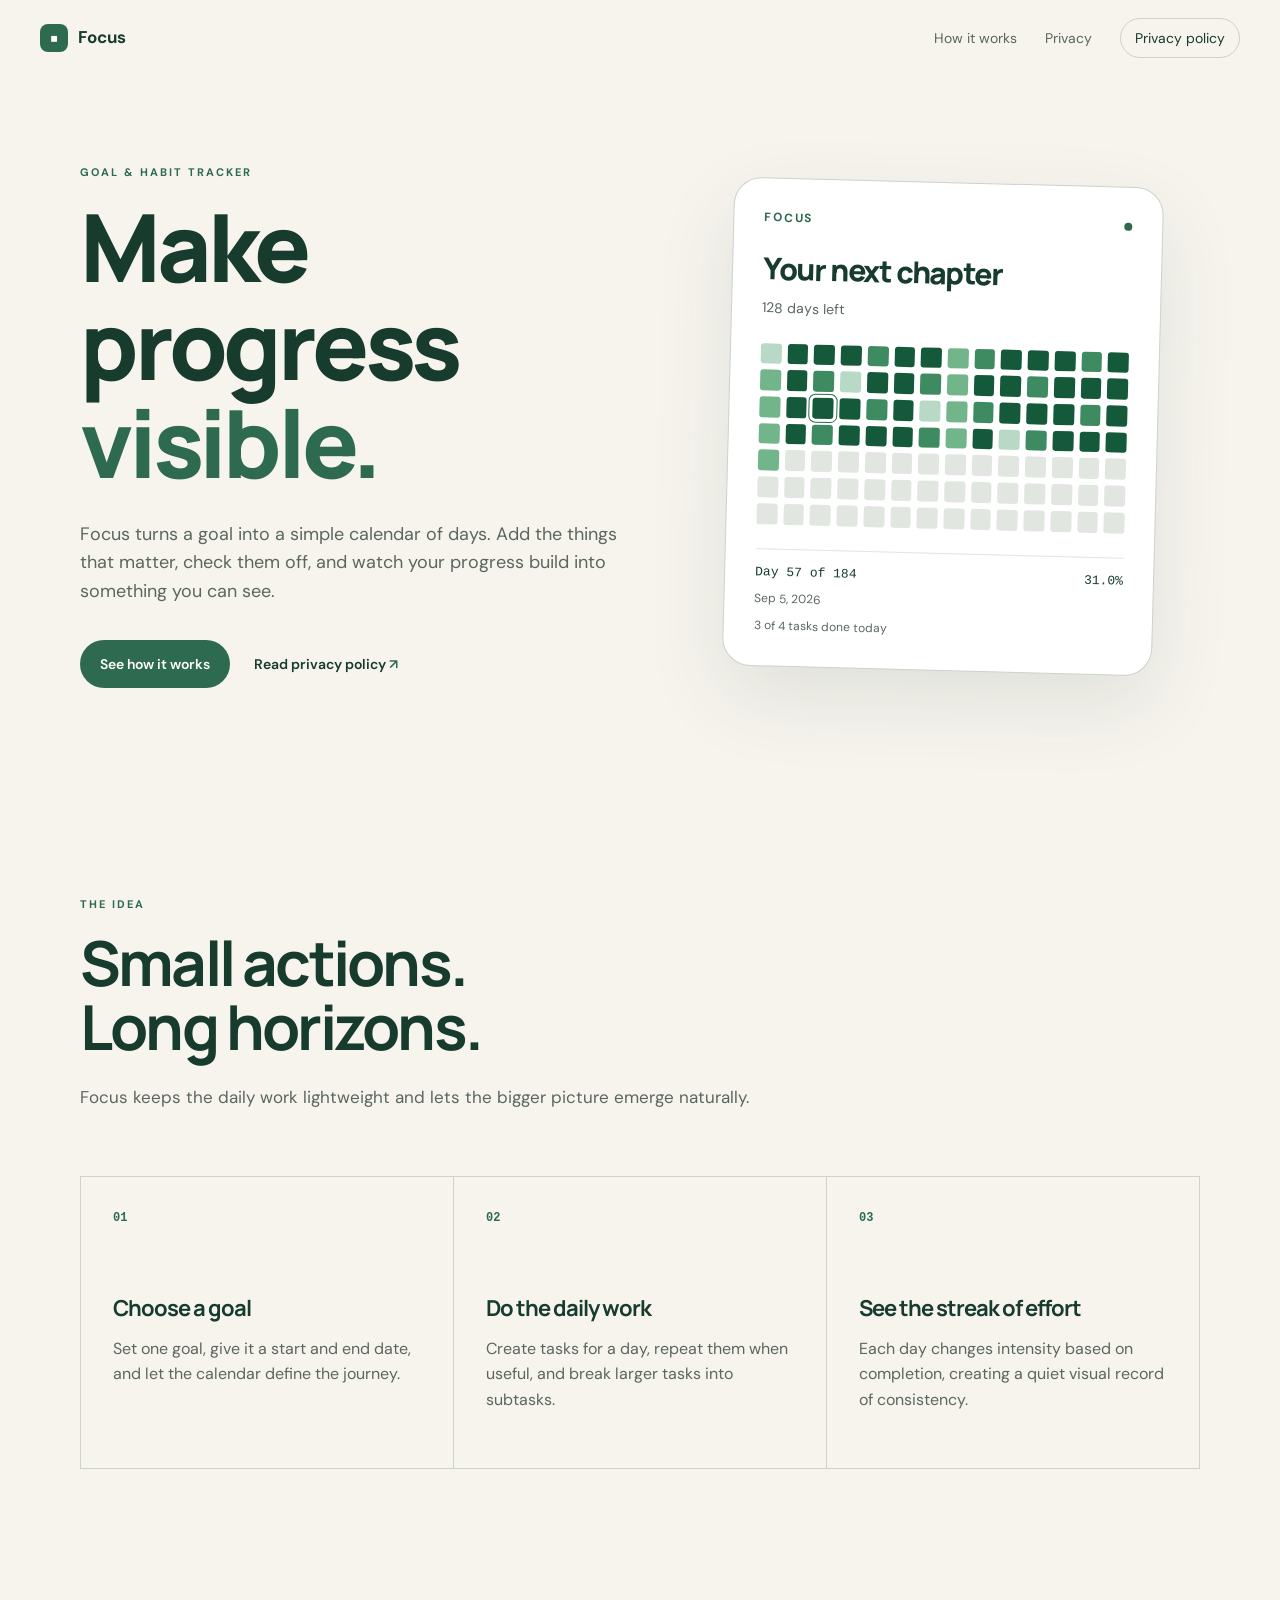
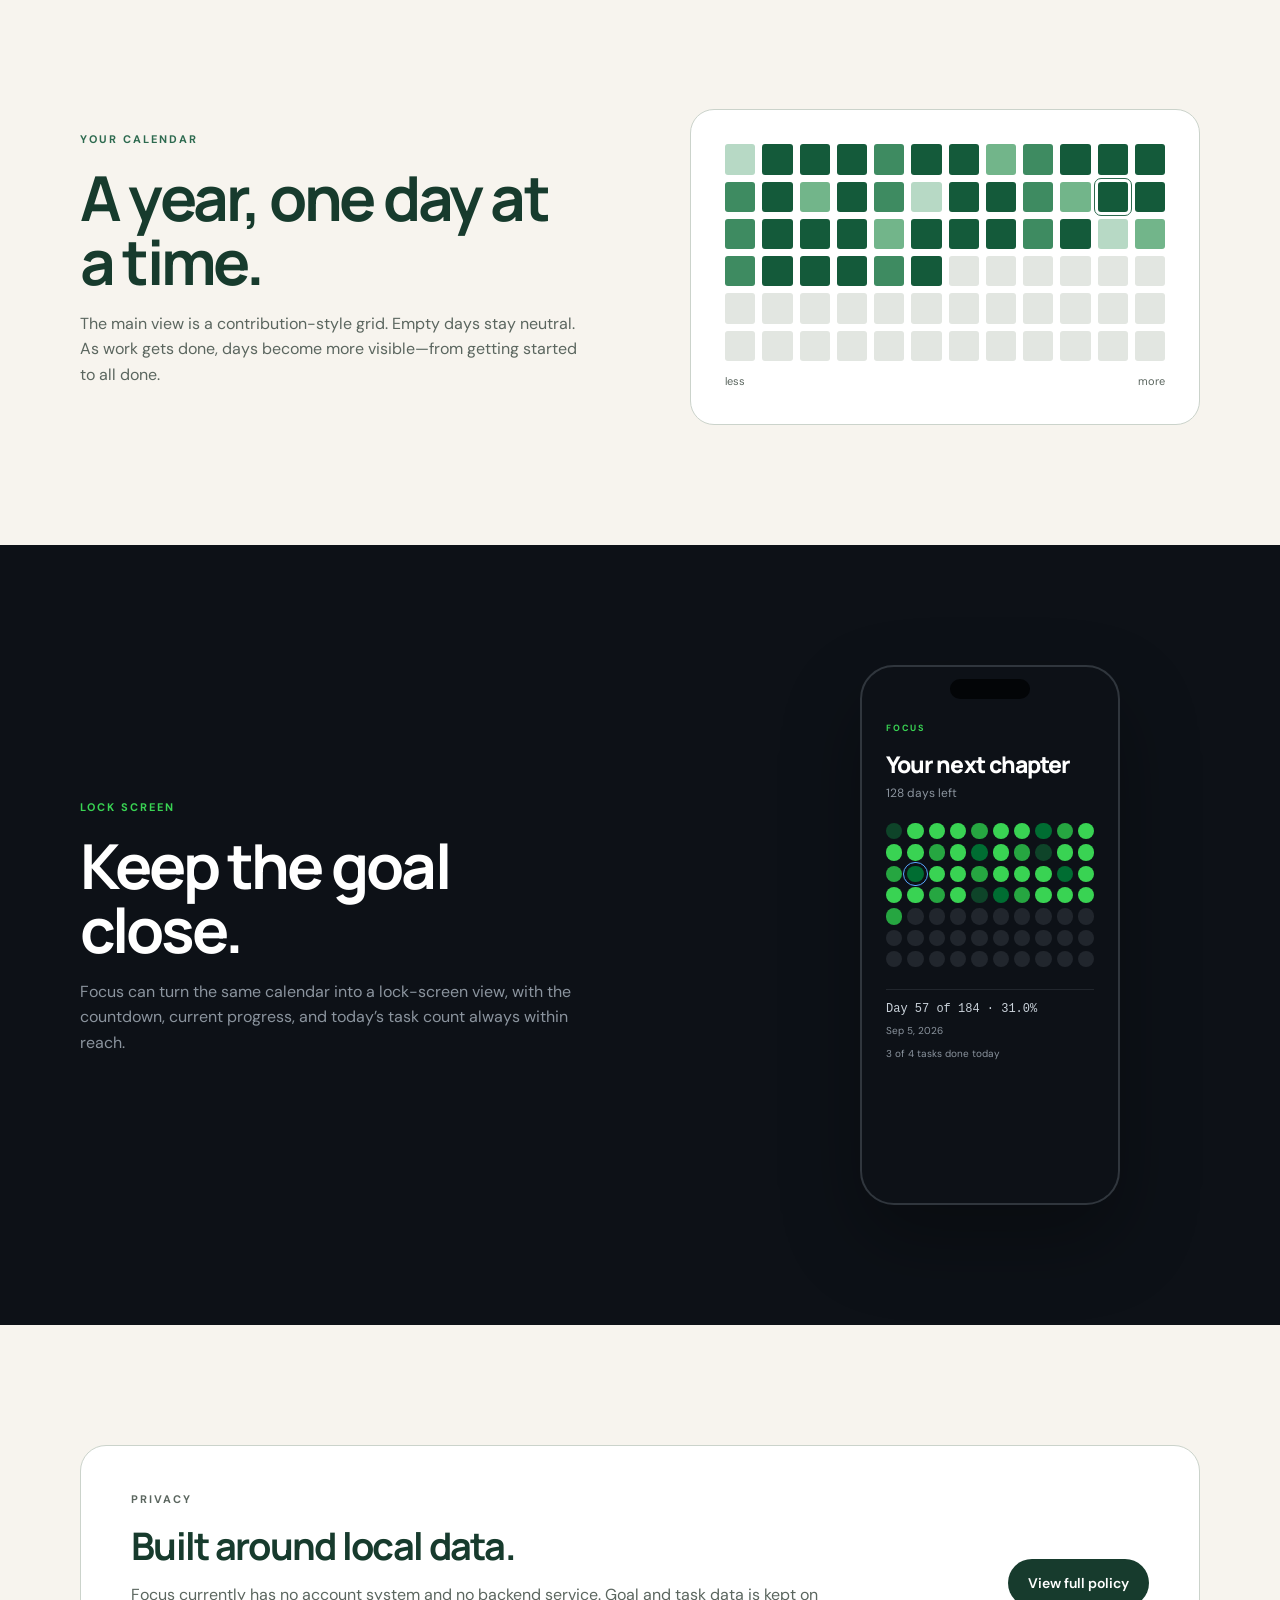
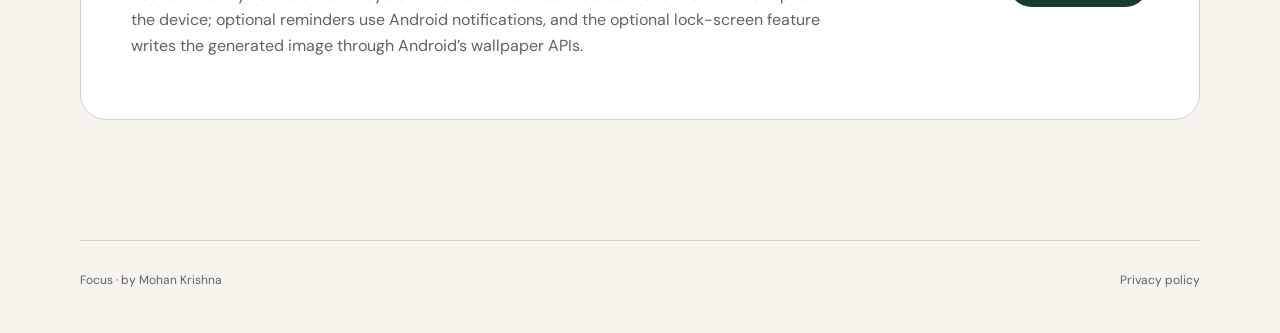
<file: docs/index.html>
<!doctype html>
<html lang="en">
<head>
  <meta charset="utf-8">
  <meta name="viewport" content="width=device-width,initial-scale=1">
  <meta name="description" content="Focus is a quiet, local-first goal and habit tracker for seeing your progress one day at a time.">
  <meta name="theme-color" content="#F7F4EE">
  <title>Focus — Goal &amp; Habit Tracker</title>
  <link rel="icon" href="./assets/focus.svg" type="image/svg+xml">
  <link rel="preconnect" href="https://fonts.googleapis.com">
  <link rel="preconnect" href="https://fonts.gstatic.com" crossorigin>
  <link href="https://fonts.googleapis.com/css2?family=DM+Sans:wght@400;500;600;700&family=Manrope:wght@700;800&display=swap" rel="stylesheet">
  <link rel="stylesheet" href="./styles.css">
</head>
<body>
  <header class="site-header">
    <a class="brand" href="./" aria-label="Focus home">
      <span class="brand-mark" aria-hidden="true">◼</span>
      <span>Focus</span>
    </a>
    <nav>
      <a href="#how">How it works</a>
      <a href="#privacy">Privacy</a>
      <a class="nav-pill" href="./privacy-policy.html">Privacy policy</a>
    </nav>
  </header>

  <main>
    <section class="hero shell">
      <div class="hero-copy">
        <p class="eyebrow">GOAL &amp; HABIT TRACKER</p>
        <h1>Make progress<br><em>visible.</em></h1>
        <p class="hero-text">Focus turns a goal into a simple calendar of days. Add the things that matter, check them off, and watch your progress build into something you can see.</p>
        <div class="hero-actions">
          <a class="button primary" href="#how">See how it works</a>
          <a class="text-link" href="./privacy-policy.html">Read privacy policy <span>↗</span></a>
        </div>
      </div>
      <div class="hero-art" aria-label="Illustration of the Focus contribution calendar">
        <div class="hero-card">
          <div class="mini-top"><span>FOCUS</span><span class="dot"></span></div>
          <div class="mini-title">Your next chapter</div>
          <div class="mini-sub">128 days left</div>
          <div class="grid" id="heroGrid"></div>
          <div class="mini-rule"></div>
          <div class="mini-stats"><span>Day 57 of 184</span><span>31.0%</span></div>
          <div class="mini-date">Sep 5, 2026</div>
          <div class="mini-tasks">3 of 4 tasks done today</div>
        </div>
      </div>
    </section>

    <section class="section shell" id="how">
      <div class="section-intro">
        <p class="eyebrow">THE IDEA</p>
        <h2>Small actions.<br>Long horizons.</h2>
        <p>Focus keeps the daily work lightweight and lets the bigger picture emerge naturally.</p>
      </div>
      <div class="feature-grid">
        <article class="feature">
          <div class="feature-num">01</div>
          <h3>Choose a goal</h3>
          <p>Set one goal, give it a start and end date, and let the calendar define the journey.</p>
        </article>
        <article class="feature">
          <div class="feature-num">02</div>
          <h3>Do the daily work</h3>
          <p>Create tasks for a day, repeat them when useful, and break larger tasks into subtasks.</p>
        </article>
        <article class="feature">
          <div class="feature-num">03</div>
          <h3>See the streak of effort</h3>
          <p>Each day changes intensity based on completion, creating a quiet visual record of consistency.</p>
        </article>
      </div>
    </section>

    <section class="section split shell">
      <div>
        <p class="eyebrow">YOUR CALENDAR</p>
        <h2>A year, one day at a time.</h2>
        <p class="section-text">The main view is a contribution-style grid. Empty days stay neutral. As work gets done, days become more visible—from getting started to all done.</p>
      </div>
      <div class="palette-card">
        <div class="palette-grid" id="paletteGrid"></div>
        <div class="legend"><span>less</span><span>more</span></div>
      </div>
    </section>

    <section class="section dark-section">
      <div class="shell lock-layout">
        <div>
          <p class="eyebrow dark-eyebrow">LOCK SCREEN</p>
          <h2>Keep the goal<br>close.</h2>
          <p class="section-text dark-text">Focus can turn the same calendar into a lock-screen view, with the countdown, current progress, and today’s task count always within reach.</p>
        </div>
        <div class="phone" aria-label="Focus lock screen preview">
          <div class="phone-notch"></div>
          <div class="phone-brand">FOCUS</div>
          <div class="phone-title">Your next chapter</div>
          <div class="phone-count">128 days left</div>
          <div class="phone-grid" id="phoneGrid"></div>
          <div class="phone-rule"></div>
          <div class="phone-stat">Day 57 of 184 · 31.0%</div>
          <div class="phone-date">Sep 5, 2026</div>
          <div class="phone-tasks">3 of 4 tasks done today</div>
        </div>
      </div>
    </section>

    <section class="section privacy-teaser shell" id="privacy">
      <div class="privacy-box">
        <div>
          <p class="eyebrow">PRIVACY</p>
          <h2>Built around local data.</h2>
          <p>Focus currently has no account system and no backend service. Goal and task data is kept on the device; optional reminders use Android notifications, and the optional lock-screen feature writes the generated image through Android’s wallpaper APIs.</p>
        </div>
        <a class="button secondary" href="./privacy-policy.html">View full policy</a>
      </div>
    </section>
  </main>

  <footer class="footer shell">
    <span>Focus · by Mohan Krishna</span>
    <span><a href="./privacy-policy.html">Privacy policy</a></span>
  </footer>
  <script src="./script.js" defer></script>
</body>
</html>
</file>
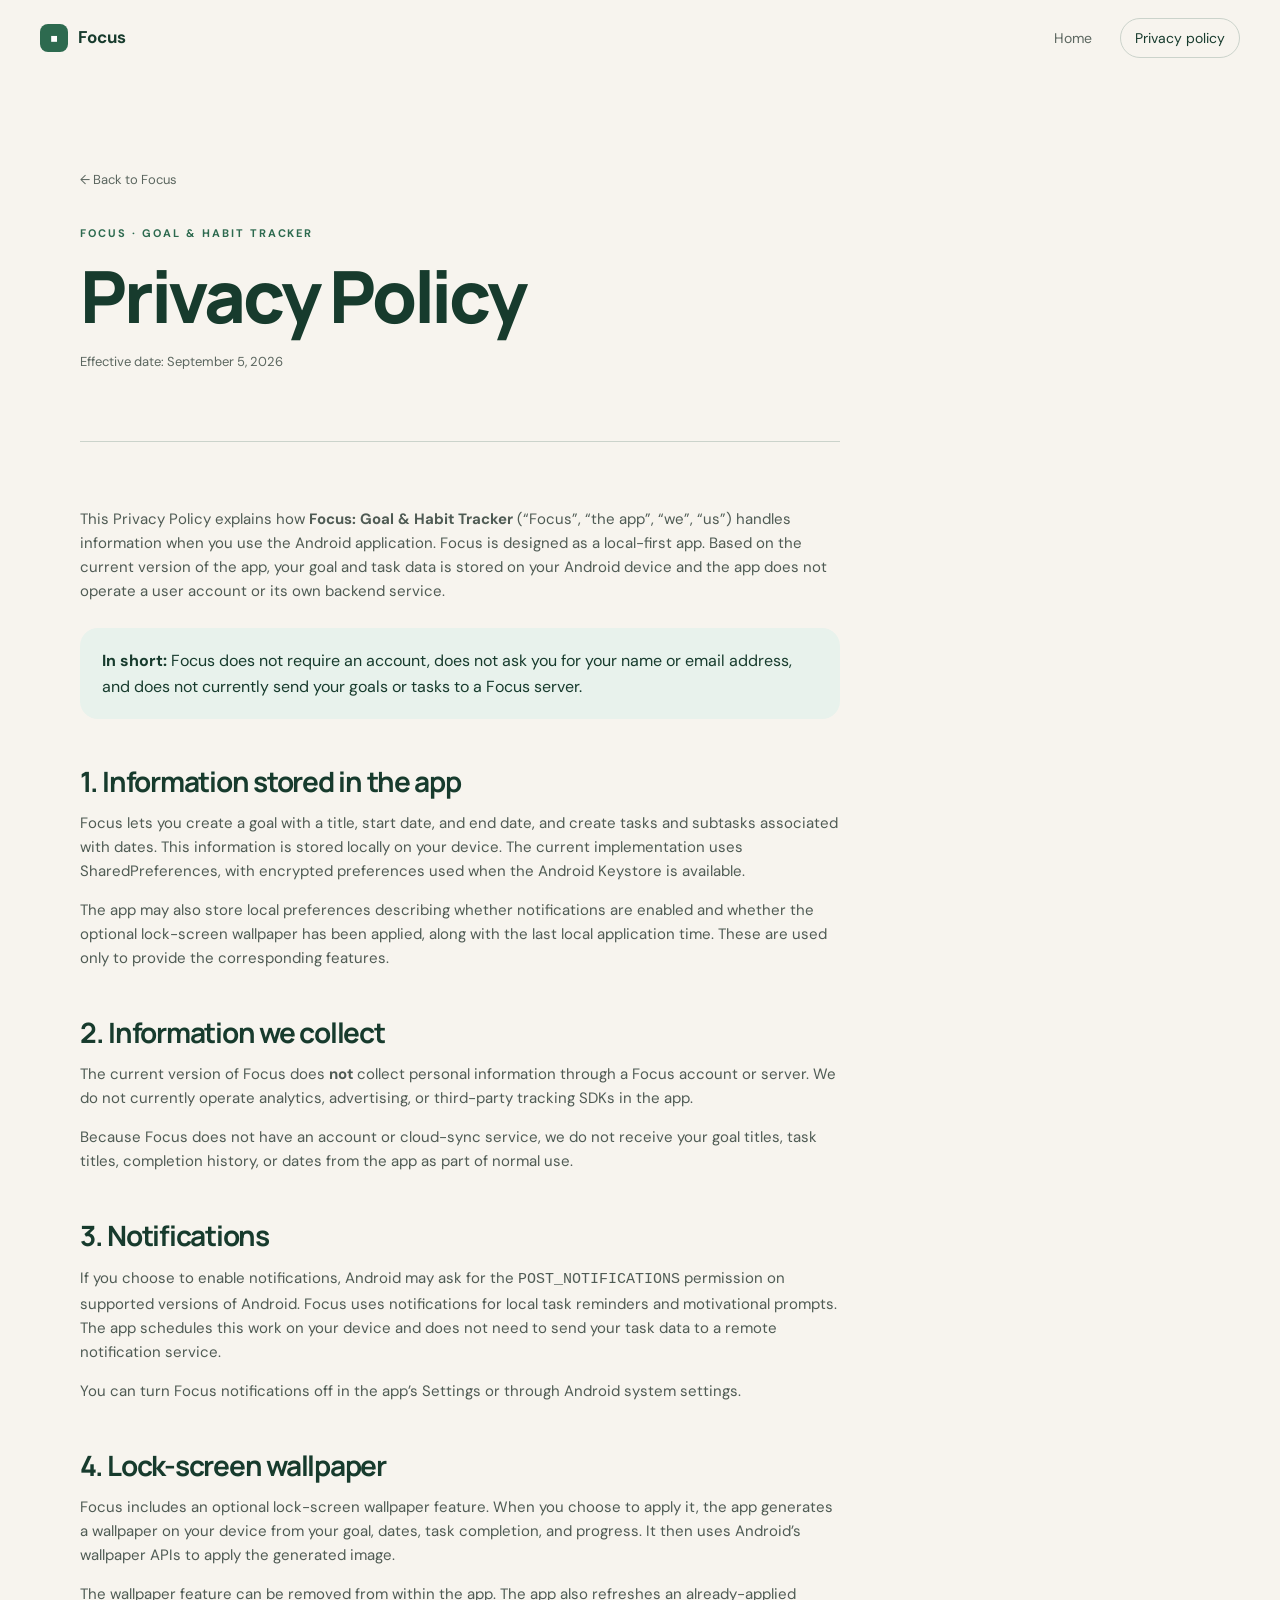
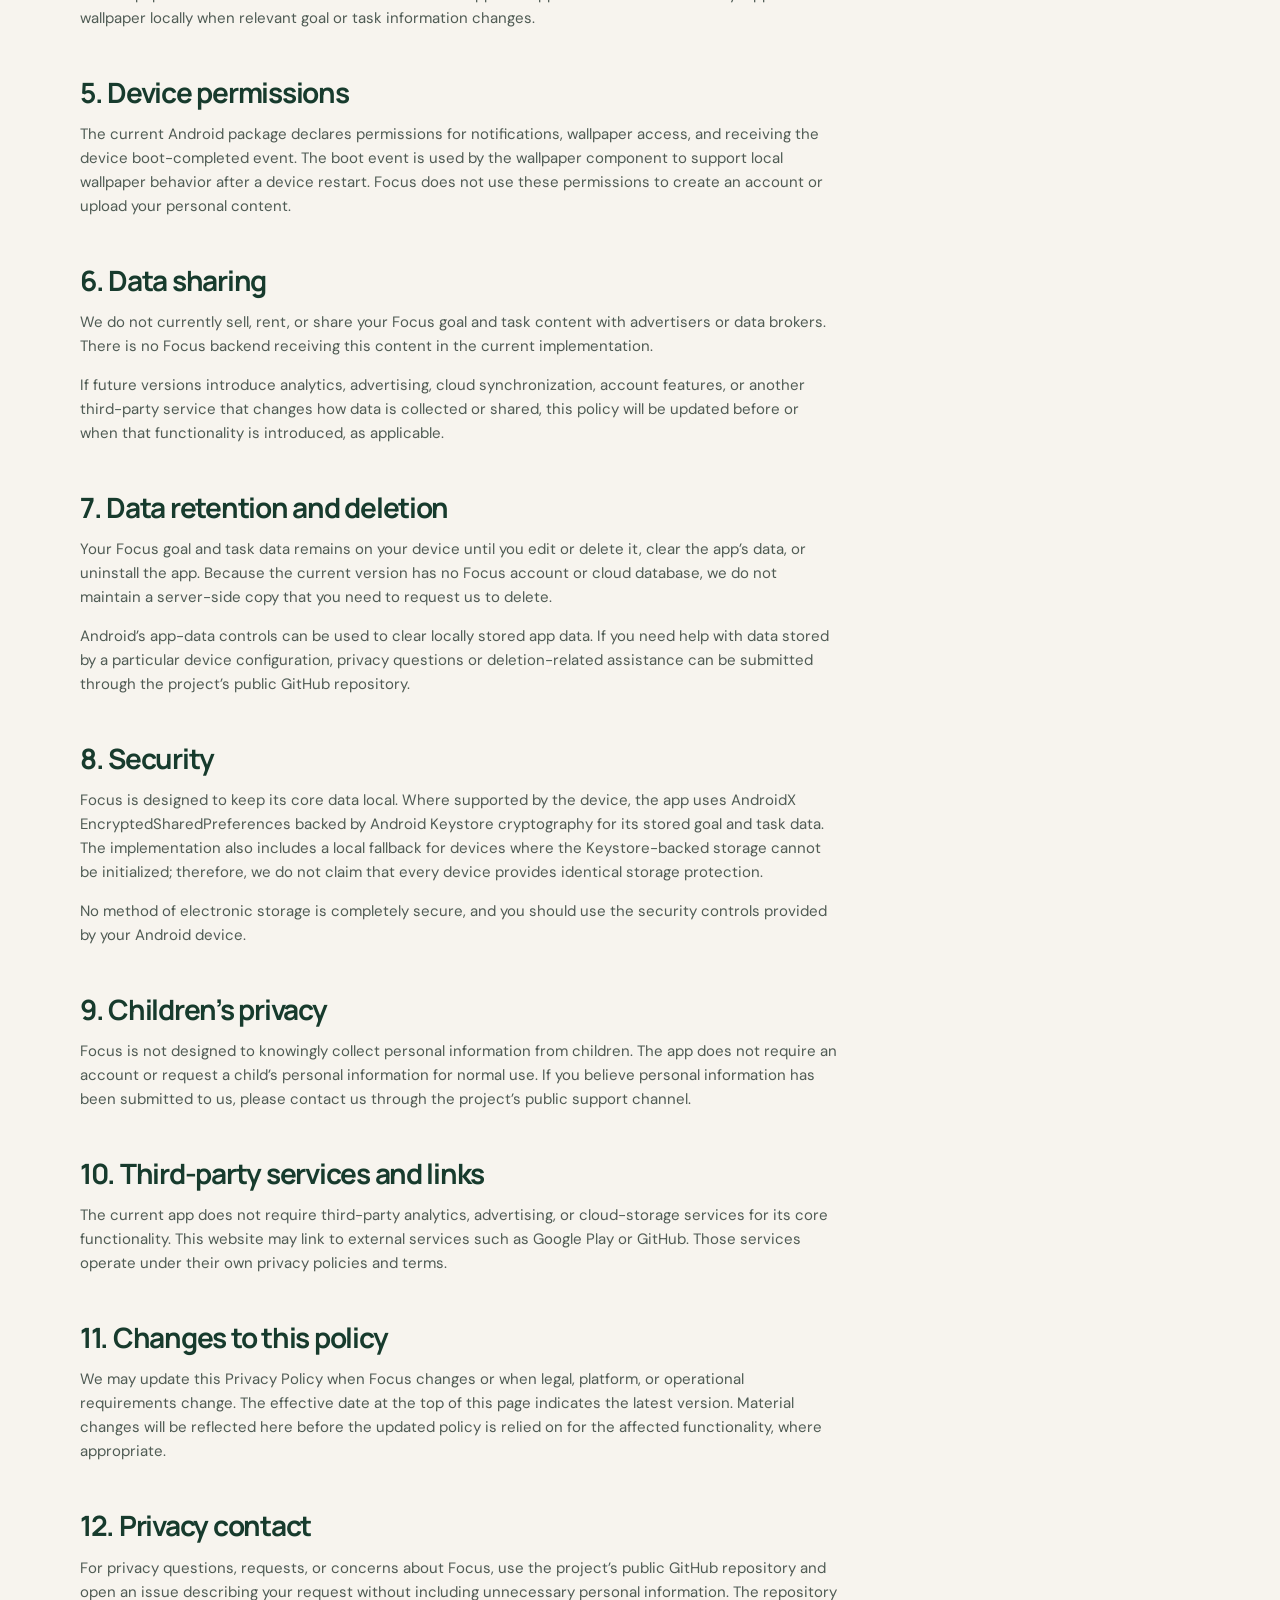
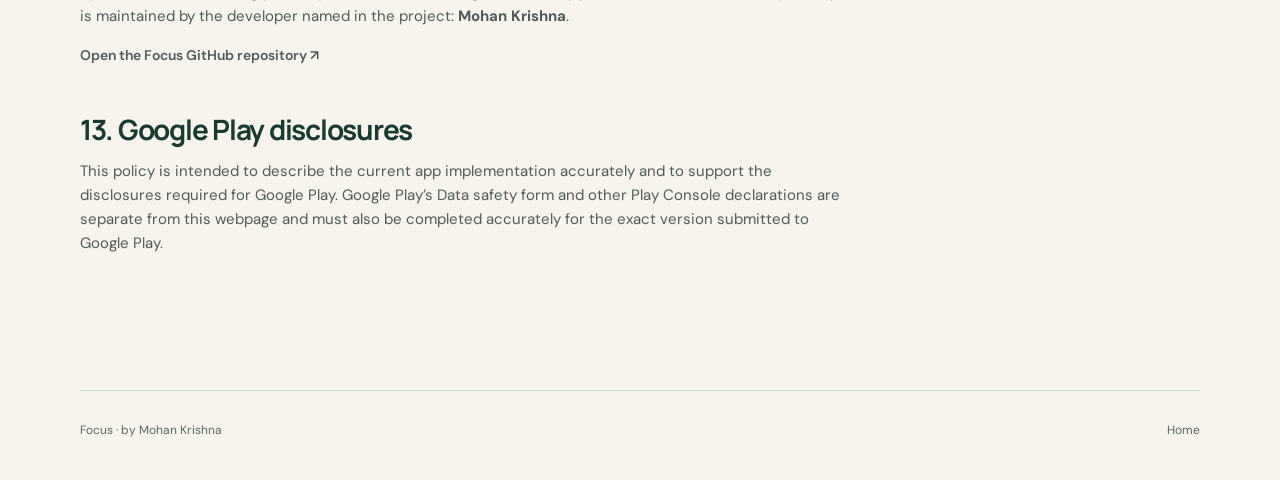
<file: docs/privacy-policy.html>
<!doctype html>
<html lang="en">
<head>
  <meta charset="utf-8"><meta name="viewport" content="width=device-width,initial-scale=1">
  <meta name="description" content="Privacy Policy for Focus: Goal & Habit Tracker.">
  <meta name="theme-color" content="#F7F4EE"><title>Privacy Policy — Focus</title>
  <link rel="icon" href="./assets/focus.svg" type="image/svg+xml">
  <link rel="preconnect" href="https://fonts.googleapis.com"><link rel="preconnect" href="https://fonts.gstatic.com" crossorigin>
  <link href="https://fonts.googleapis.com/css2?family=DM+Sans:wght@400;500;600;700&family=Manrope:wght@700;800&display=swap" rel="stylesheet"><link rel="stylesheet" href="./styles.css">
</head>
<body>
  <header class="site-header"><a class="brand" href="./"><span class="brand-mark">◼</span><span>Focus</span></a><nav><a href="./">Home</a><a class="nav-pill" href="./privacy-policy.html">Privacy policy</a></nav></header>
  <main class="policy shell">
    <a class="back" href="./">← Back to Focus</a>
    <div class="policy-head"><p class="eyebrow">FOCUS · GOAL &amp; HABIT TRACKER</p><h1>Privacy Policy</h1><p class="policy-date">Effective date: September 5, 2026</p></div>
    <article class="policy-body">
      <p>This Privacy Policy explains how <strong>Focus: Goal &amp; Habit Tracker</strong> (“Focus”, “the app”, “we”, “us”) handles information when you use the Android application. Focus is designed as a local-first app. Based on the current version of the app, your goal and task data is stored on your Android device and the app does not operate a user account or its own backend service.</p>
      <div class="callout"><strong>In short:</strong> Focus does not require an account, does not ask you for your name or email address, and does not currently send your goals or tasks to a Focus server.</div>

      <h2>1. Information stored in the app</h2>
      <p>Focus lets you create a goal with a title, start date, and end date, and create tasks and subtasks associated with dates. This information is stored locally on your device. The current implementation uses SharedPreferences, with encrypted preferences used when the Android Keystore is available.</p>
      <p>The app may also store local preferences describing whether notifications are enabled and whether the optional lock-screen wallpaper has been applied, along with the last local application time. These are used only to provide the corresponding features.</p>

      <h2>2. Information we collect</h2>
      <p>The current version of Focus does <strong>not</strong> collect personal information through a Focus account or server. We do not currently operate analytics, advertising, or third-party tracking SDKs in the app.</p>
      <p>Because Focus does not have an account or cloud-sync service, we do not receive your goal titles, task titles, completion history, or dates from the app as part of normal use.</p>

      <h2>3. Notifications</h2>
      <p>If you choose to enable notifications, Android may ask for the <code>POST_NOTIFICATIONS</code> permission on supported versions of Android. Focus uses notifications for local task reminders and motivational prompts. The app schedules this work on your device and does not need to send your task data to a remote notification service.</p>
      <p>You can turn Focus notifications off in the app’s Settings or through Android system settings.</p>

      <h2>4. Lock-screen wallpaper</h2>
      <p>Focus includes an optional lock-screen wallpaper feature. When you choose to apply it, the app generates a wallpaper on your device from your goal, dates, task completion, and progress. It then uses Android’s wallpaper APIs to apply the generated image.</p>
      <p>The wallpaper feature can be removed from within the app. The app also refreshes an already-applied wallpaper locally when relevant goal or task information changes.</p>

      <h2>5. Device permissions</h2>
      <p>The current Android package declares permissions for notifications, wallpaper access, and receiving the device boot-completed event. The boot event is used by the wallpaper component to support local wallpaper behavior after a device restart. Focus does not use these permissions to create an account or upload your personal content.</p>

      <h2>6. Data sharing</h2>
      <p>We do not currently sell, rent, or share your Focus goal and task content with advertisers or data brokers. There is no Focus backend receiving this content in the current implementation.</p>
      <p>If future versions introduce analytics, advertising, cloud synchronization, account features, or another third-party service that changes how data is collected or shared, this policy will be updated before or when that functionality is introduced, as applicable.</p>

      <h2>7. Data retention and deletion</h2>
      <p>Your Focus goal and task data remains on your device until you edit or delete it, clear the app’s data, or uninstall the app. Because the current version has no Focus account or cloud database, we do not maintain a server-side copy that you need to request us to delete.</p>
      <p>Android’s app-data controls can be used to clear locally stored app data. If you need help with data stored by a particular device configuration, privacy questions or deletion-related assistance can be submitted through the project’s public GitHub repository.</p>

      <h2>8. Security</h2>
      <p>Focus is designed to keep its core data local. Where supported by the device, the app uses AndroidX EncryptedSharedPreferences backed by Android Keystore cryptography for its stored goal and task data. The implementation also includes a local fallback for devices where the Keystore-backed storage cannot be initialized; therefore, we do not claim that every device provides identical storage protection.</p>
      <p>No method of electronic storage is completely secure, and you should use the security controls provided by your Android device.</p>

      <h2>9. Children’s privacy</h2>
      <p>Focus is not designed to knowingly collect personal information from children. The app does not require an account or request a child’s personal information for normal use. If you believe personal information has been submitted to us, please contact us through the project’s public support channel.</p>

      <h2>10. Third-party services and links</h2>
      <p>The current app does not require third-party analytics, advertising, or cloud-storage services for its core functionality. This website may link to external services such as Google Play or GitHub. Those services operate under their own privacy policies and terms.</p>

      <h2>11. Changes to this policy</h2>
      <p>We may update this Privacy Policy when Focus changes or when legal, platform, or operational requirements change. The effective date at the top of this page indicates the latest version. Material changes will be reflected here before the updated policy is relied on for the affected functionality, where appropriate.</p>

      <h2>12. Privacy contact</h2>
      <p>For privacy questions, requests, or concerns about Focus, use the project’s public GitHub repository and open an issue describing your request without including unnecessary personal information. The repository is maintained by the developer named in the project: <strong>Mohan Krishna</strong>.</p>
      <p><a class="text-link" href="https://github.com/mohankrishna213/My-Life-Calender">Open the Focus GitHub repository ↗</a></p>

      <h2>13. Google Play disclosures</h2>
      <p>This policy is intended to describe the current app implementation accurately and to support the disclosures required for Google Play. Google Play’s Data safety form and other Play Console declarations are separate from this webpage and must also be completed accurately for the exact version submitted to Google Play.</p>
    </article>
  </main>
  <footer class="footer shell"><span>Focus · by Mohan Krishna</span><span><a href="./">Home</a></span></footer>
</body>
</html>
</file>
<file: docs/styles.css>
:root{--brand:#2D6A4F;--ink:#173B2D;--surface:#F7F4EE;--muted:#5B665F;--border:#CBD3CB;--soft:#E8F2EC;--none:#E2E6E1;--low:#B7D9C5;--medium:#72B58A;--high:#3E8B61;--full:#145A3A;--night:#0D1117;--night-muted:#8B949E;--night-line:#21262D;--night-full:#39D353}*{box-sizing:border-box}html{scroll-behavior:smooth}body{margin:0;background:var(--surface);color:var(--ink);font-family:"DM Sans",system-ui,sans-serif;line-height:1.6}a{color:inherit;text-decoration:none}.shell{width:min(1120px,calc(100% - 40px));margin-inline:auto}.site-header{height:76px;display:flex;align-items:center;justify-content:space-between;width:min(1200px,calc(100% - 40px));margin:auto}.brand{display:flex;align-items:center;gap:10px;font-weight:700;font-size:17px}.brand-mark{width:28px;height:28px;border-radius:8px;display:grid;place-items:center;background:var(--brand);color:white;font-size:9px}.site-header nav{display:flex;align-items:center;gap:28px;font-size:14px;color:var(--muted)}.site-header nav a:hover,.footer a:hover{text-decoration:underline}.nav-pill{border:1px solid var(--border);padding:8px 14px;border-radius:999px;color:var(--ink)}h1,h2,h3{font-family:Manrope,system-ui,sans-serif;letter-spacing:-.045em;margin:0;line-height:1.04}h1{font-size:clamp(54px,8vw,94px);font-weight:800}h1 em{font-style:normal;color:var(--brand)}h2{font-size:clamp(38px,5vw,62px)}h3{font-size:22px}.eyebrow{font-size:11px;letter-spacing:.18em;font-weight:700;color:var(--brand);margin:0 0 17px}.hero{min-height:700px;display:grid;grid-template-columns:1.03fr .97fr;align-items:center;gap:60px;padding:76px 0}.hero-text{max-width:570px;font-size:18px;color:var(--muted);margin:28px 0 34px}.hero-actions{display:flex;align-items:center;gap:24px}.button{display:inline-flex;align-items:center;justify-content:center;padding:13px 20px;border-radius:999px;font-weight:600;font-size:14px}.primary{background:var(--brand);color:#fff}.primary:hover{background:#23563f}.secondary{background:var(--ink);color:white}.text-link{font-size:14px;font-weight:600}.text-link span{color:var(--brand)}.hero-art{display:grid;place-items:center}.hero-card{width:min(430px,100%);padding:30px;background:#fff;border:1px solid var(--border);border-radius:28px;box-shadow:0 30px 80px rgba(23,59,45,.10);transform:rotate(1.5deg)}.mini-top{display:flex;justify-content:space-between;color:var(--brand);font-size:12px;font-weight:700;letter-spacing:.15em}.dot{width:8px;height:8px;background:var(--brand);border-radius:50%;margin-top:5px}.mini-title{font-family:Manrope;font-size:30px;font-weight:800;margin-top:17px;letter-spacing:-.04em}.mini-sub{color:var(--muted);font-size:14px;margin:4px 0 24px}.grid,.palette-grid,.phone-grid{display:grid;grid-template-columns:repeat(14,1fr);gap:6px}.grid span,.palette-grid span{aspect-ratio:1;border-radius:3px}.mini-rule{height:1px;background:#e1e4df;margin:24px 0 13px}.mini-stats{display:flex;justify-content:space-between;font-family:ui-monospace,monospace;font-size:13px}.mini-date,.mini-tasks{color:var(--muted);font-size:12px;margin-top:7px}.section{padding:120px 0}.section-intro{max-width:680px}.section-intro>p:last-child{color:var(--muted);font-size:17px;margin-top:24px}.feature-grid{display:grid;grid-template-columns:repeat(3,1fr);gap:1px;background:var(--border);margin-top:65px;border:1px solid var(--border)}.feature{background:var(--surface);padding:34px 32px 40px;min-height:260px}.feature-num{font:600 12px ui-monospace,monospace;color:var(--brand);margin-bottom:72px}.feature p,.section-text{color:var(--muted);font-size:16px}.split{display:grid;grid-template-columns:1fr 1fr;gap:100px;align-items:center}.palette-card{padding:34px;border:1px solid var(--border);border-radius:24px;background:#fff}.palette-grid{grid-template-columns:repeat(12,1fr);gap:7px}.legend{display:flex;justify-content:space-between;color:var(--muted);font-size:11px;margin-top:12px}.dark-section{background:var(--night);color:white;overflow:hidden}.dark-eyebrow{color:var(--night-full)}.dark-text{color:var(--night-muted);max-width:520px}.lock-layout{display:grid;grid-template-columns:1fr 420px;gap:100px;align-items:center}.phone{width:260px;height:540px;margin:auto;border:2px solid #30363D;border-radius:34px;background:var(--night);padding:54px 24px 25px;box-shadow:0 35px 80px rgba(0,0,0,.3);position:relative}.phone-notch{position:absolute;top:12px;left:50%;transform:translateX(-50%);width:80px;height:20px;border-radius:20px;background:#030507}.phone-brand{font-size:9px;color:var(--night-full);letter-spacing:.2em;font-weight:700}.phone-title{font:800 23px Manrope;letter-spacing:-.04em;margin-top:12px}.phone-count{font-size:12px;color:var(--night-muted);margin:4px 0 20px}.phone-grid{grid-template-columns:repeat(10,1fr);gap:5px}.phone-grid span{aspect-ratio:1;border-radius:50%}.phone-rule{height:1px;background:var(--night-line);margin:22px 0 12px}.phone-stat{font:12px ui-monospace,monospace;color:#C9D1D9}.phone-date,.phone-tasks{font-size:10px;color:var(--night-muted);margin-top:7px}.privacy-box{display:flex;align-items:center;justify-content:space-between;gap:50px;border:1px solid var(--border);border-radius:26px;padding:45px 50px;background:#fff}.privacy-box h2{font-size:38px}.privacy-box p{max-width:710px;color:var(--muted)}.footer{border-top:1px solid var(--border);padding:30px 0 42px;display:flex;justify-content:space-between;color:var(--muted);font-size:12px}.policy{padding:90px 0 120px}.policy-head{max-width:760px;padding-bottom:55px;border-bottom:1px solid var(--border)}.policy-head h1{font-size:clamp(46px,6vw,72px)}.policy-date{color:var(--muted);font-size:13px;margin-top:18px}.policy-body{max-width:760px;padding-top:50px}.policy-body h2{font-size:28px;margin:48px 0 13px}.policy-body h3{font-size:18px;margin:30px 0 7px}.policy-body p,.policy-body li{color:#4f5b54;font-size:15px}.policy-body ul{padding-left:20px}.callout{background:var(--soft);border-radius:18px;padding:20px 22px;margin:25px 0}.back{font-size:13px;color:var(--muted);display:inline-block;margin-bottom:34px}@media(max-width:800px){.site-header nav a:not(.nav-pill){display:none}.hero,.split,.lock-layout{grid-template-columns:1fr;gap:50px}.hero{padding-top:50px;min-height:auto}.hero-art{order:2}.feature-grid{grid-template-columns:1fr}.feature-num{margin-bottom:35px}.section{padding:85px 0}.lock-layout{gap:55px}.privacy-box{align-items:flex-start;flex-direction:column;padding:32px}.hero-actions{flex-wrap:wrap}.phone{width:245px}.footer{flex-direction:column;gap:8px}}
</file>
